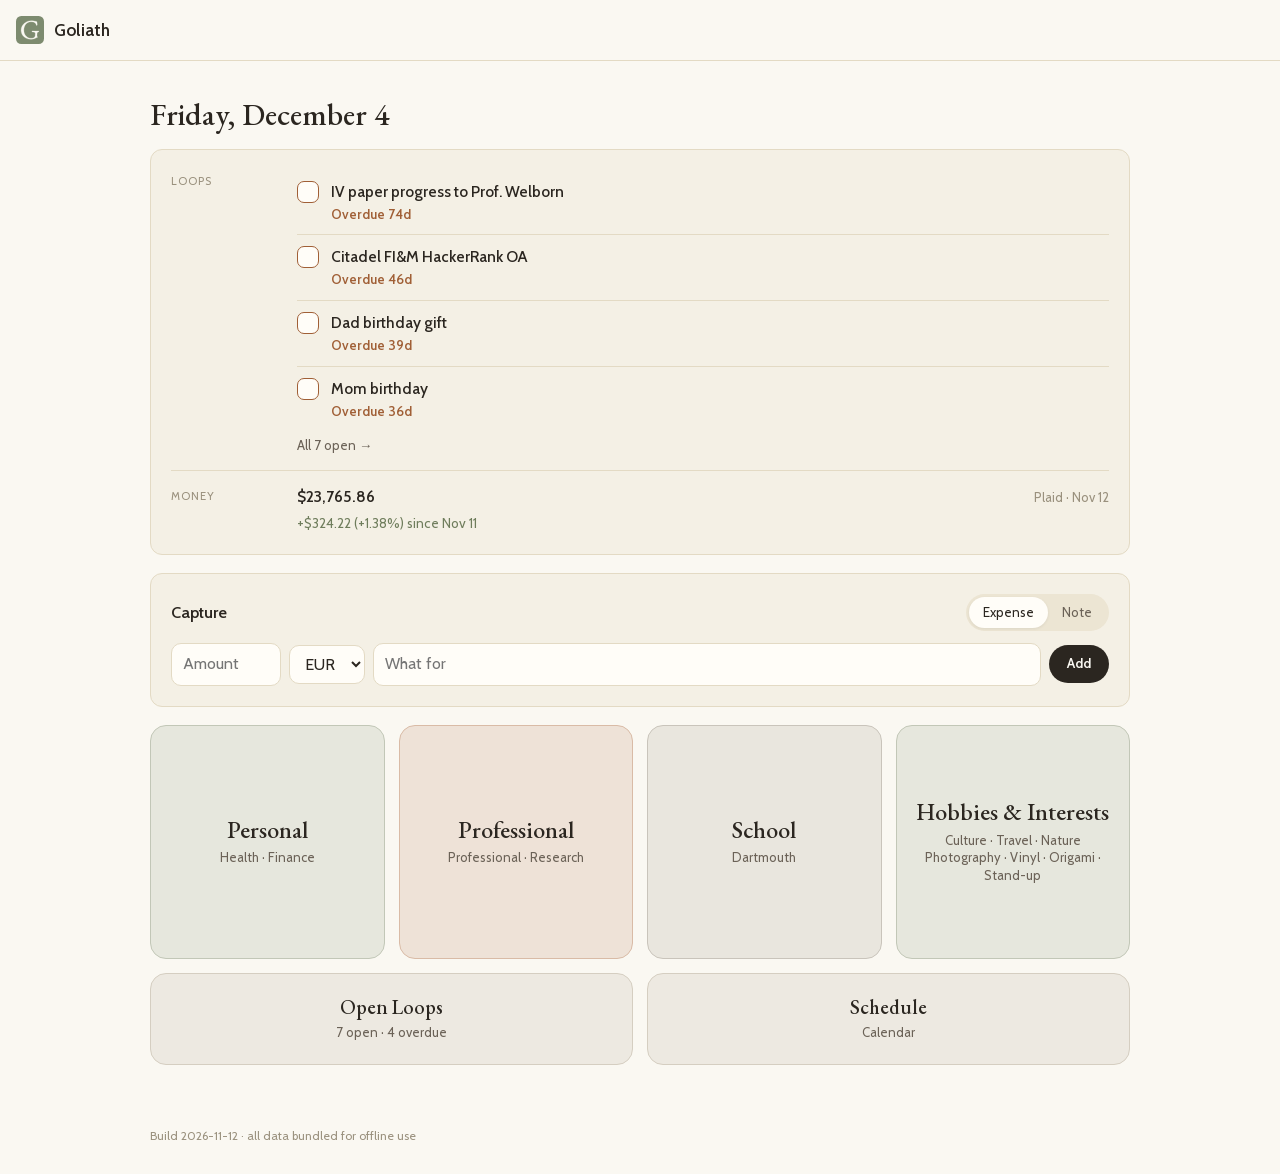
<file: index.html>
<!doctype html>
<html lang="en">
  <head>
    <meta charset="UTF-8" />
    <meta name="viewport" content="width=device-width, initial-scale=1, viewport-fit=cover" />
    <title>Goliath</title>
    <meta name="description" content="Goliath — personal, local-first life dashboard" />
    <meta name="theme-color" content="#faf8f2" />
    <meta name="color-scheme" content="light" />
    <meta name="apple-mobile-web-app-capable" content="yes" />
    <meta name="mobile-web-app-capable" content="yes" />
    <meta name="apple-mobile-web-app-title" content="Goliath" />
    <meta name="apple-mobile-web-app-status-bar-style" content="black-translucent" />
    <link rel="icon" href="/icons/favicon.svg" type="image/svg+xml" />
    <link rel="apple-touch-icon" href="/icons/apple-touch-icon.png" />
    <script type="module" crossorigin src="/assets/index-KRemk5mm.js"></script>
    <link rel="stylesheet" crossorigin href="/assets/index-AA7JRFkn.css">
  <link rel="manifest" href="/manifest.webmanifest"><script id="vite-plugin-pwa:register-sw" src="/registerSW.js"></script></head>
  <body>
    <div class="app">
      <header class="topbar">
        <a class="brand" href="#/"><img src="/icons/favicon.svg" alt="" width="28" height="28" /><span>Goliath</span></a>
        <button id="burger" class="burger" type="button" aria-label="Menu" aria-expanded="false" aria-controls="menu"><span></span><span></span><span></span></button>
      </header>
      <nav id="menu" class="menu" hidden aria-label="Menu"></nav>
      <main id="main" class="main" tabindex="-1"></main>
    </div>
    <footer class="foot"><span id="build"></span></footer>
  </body>
</html>
</file>
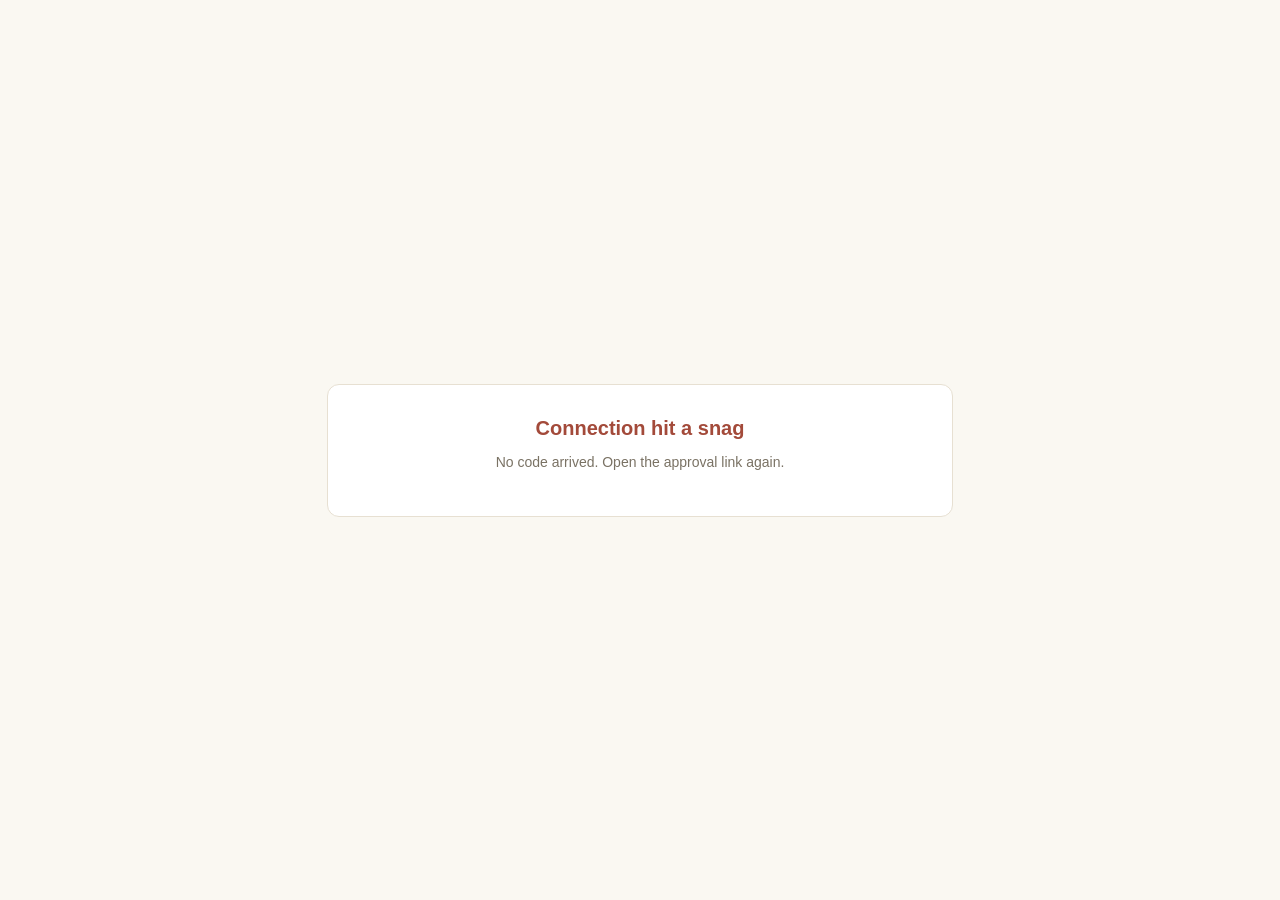
<file: spotify-callback.html>
<!doctype html>
<html lang="en">
<head>
<meta charset="UTF-8" />
<meta name="viewport" content="width=device-width, initial-scale=1" />
<title>Spotify connected — Goliath</title>
<style>
  body { font-family: -apple-system, "Segoe UI", sans-serif; background: #faf8f2; color: #2b2620;
         display: flex; align-items: center; justify-content: center; min-height: 100vh; margin: 0; }
  .card { background: #fff; border: 1px solid #e7e0d2; border-radius: 12px; padding: 32px;
          max-width: 560px; width: calc(100% - 48px); text-align: center; }
  h1 { font-size: 20px; margin: 0 0 8px; }
  p { color: #7a7264; font-size: 14px; }
  code { display: block; background: #f4f0e6; border-radius: 8px; padding: 16px; margin: 16px 0;
         word-break: break-all; font-size: 13px; user-select: all; }
  button { background: #5c6f58; color: #fff; border: 0; border-radius: 8px; padding: 10px 20px;
           font-size: 14px; cursor: pointer; }
  .err { color: #a34a3a; }
</style>
</head>
<body>
<div class="card" id="card"><h1>Finishing Spotify connection…</h1><p>Exchanging the code, one moment.</p></div>
<script>
(function () {
  var CLIENT_ID = 'd526b450e6bb4be399f0010754055813';
  var REDIRECT_URI = 'https://zukermax.github.io/spotify-callback';
  var LS = 'goliath.spotify.tokens';
  var card = document.getElementById('card');
  var q = new URLSearchParams(location.search);
  var code = q.get('code'), state = q.get('state'), err = q.get('error');

  function fail(msg, showCode) {
    card.innerHTML = '<h1 class="err">Connection hit a snag</h1><p>' + msg + '</p>' +
      (showCode ? '<p>Copy this code, switch back to the Goliath app, and paste it in the Spotify Connect box:</p><code id="c"></code>' +
       '<button id="b">Copy code</button>' : '');
    if (showCode) {
      document.getElementById('c').textContent = code;
      document.getElementById('b').onclick = function () {
        navigator.clipboard.writeText(code);
        document.getElementById('b').textContent = 'Copied';
      };
    }
  }

  if (err) { fail('Spotify said: ' + err.replace(/</g, '&lt;')); return; }
  if (!code) { fail('No code arrived. Open the approval link again.'); return; }

  // Verifier lives in localStorage now (survives a new-tab return) with a
  // sessionStorage fallback for logins started before that change.
  function stored(k) {
    try { var v = localStorage.getItem(k); if (v) return v; } catch (e) {}
    try { return sessionStorage.getItem(k); } catch (e) { return null; }
  }
  var verifier = stored('goliath.spk.verifier');
  var savedState = stored('goliath.spk.state');
  if (!verifier || state !== savedState) {
    // Different browser/tab than the one that started login — fall back to manual code.
    fail('This browser did not start the login. Copy the code below, switch back to the Goliath app, and paste it in the Spotify Connect box.', true);
    return;
  }

  fetch('https://accounts.spotify.com/api/token', {
    method: 'POST',
    headers: { 'Content-Type': 'application/x-www-form-urlencoded' },
    body: new URLSearchParams({
      grant_type: 'authorization_code', code: code, redirect_uri: REDIRECT_URI,
      client_id: CLIENT_ID, code_verifier: verifier,
    }),
  }).then(function (r) {
    if (!r.ok) throw new Error('exchange ' + r.status);
    return r.json();
  }).then(function (t) {
    localStorage.setItem(LS, JSON.stringify({
      access_token: t.access_token, refresh_token: t.refresh_token,
      expires_at: Date.now() + t.expires_in * 1000,
    }));
    try { localStorage.removeItem('goliath.spk.verifier'); localStorage.removeItem('goliath.spk.state'); } catch (e) {}
    sessionStorage.removeItem('goliath.spk.verifier');
    sessionStorage.removeItem('goliath.spk.state');
    card.innerHTML = '<h1>Spotify connected</h1><p>Taking you back to your music…</p>';
    setTimeout(function () { location.href = '/#/culture/music'; }, 900);
  }).catch(function () {
    fail('The token exchange failed in this browser.', true);
  });
})();
</script>
</body>
</html>
</file>
<file: assets/index-AA7JRFkn.css>
@font-face{font-family:Cabin;font-style:normal;font-weight:400;font-display:swap;src:url(/fonts/cabin-0.woff2)format("woff2");unicode-range:U+102-103,U+110-111,U+128-129,U+168-169,U+1A0-1A1,U+1AF-1B0,U+300-301,U+303-304,U+308-309,U+323,U+329,U+1EA0-1EF9,U+20AB}@font-face{font-family:Cabin;font-style:normal;font-weight:400;font-display:swap;src:url(/fonts/cabin-1.woff2)format("woff2");unicode-range:U+100-2BA,U+2BD-2C5,U+2C7-2CC,U+2CE-2D7,U+2DD-2FF,U+304,U+308,U+329,U+1D00-1DBF,U+1E00-1E9F,U+1EF2-1EFF,U+2020,U+20A0-20AB,U+20AD-20C4,U+2113,U+2C60-2C7F,U+A720-A7FF}@font-face{font-family:Cabin;font-style:normal;font-weight:400;font-display:swap;src:url(/fonts/cabin-2.woff2)format("woff2");unicode-range:U+??,U+131,U+152-153,U+2BB-2BC,U+2C6,U+2DA,U+2DC,U+304,U+308,U+329,U+2000-206F,U+20AC,U+2122,U+2191,U+2193,U+2212,U+2215,U+FEFF,U+FFFD}@font-face{font-family:Cabin;font-style:normal;font-weight:500;font-display:swap;src:url(/fonts/cabin-3.woff2)format("woff2");unicode-range:U+102-103,U+110-111,U+128-129,U+168-169,U+1A0-1A1,U+1AF-1B0,U+300-301,U+303-304,U+308-309,U+323,U+329,U+1EA0-1EF9,U+20AB}@font-face{font-family:Cabin;font-style:normal;font-weight:500;font-display:swap;src:url(/fonts/cabin-4.woff2)format("woff2");unicode-range:U+100-2BA,U+2BD-2C5,U+2C7-2CC,U+2CE-2D7,U+2DD-2FF,U+304,U+308,U+329,U+1D00-1DBF,U+1E00-1E9F,U+1EF2-1EFF,U+2020,U+20A0-20AB,U+20AD-20C4,U+2113,U+2C60-2C7F,U+A720-A7FF}@font-face{font-family:Cabin;font-style:normal;font-weight:500;font-display:swap;src:url(/fonts/cabin-5.woff2)format("woff2");unicode-range:U+??,U+131,U+152-153,U+2BB-2BC,U+2C6,U+2DA,U+2DC,U+304,U+308,U+329,U+2000-206F,U+20AC,U+2122,U+2191,U+2193,U+2212,U+2215,U+FEFF,U+FFFD}@font-face{font-family:Cabin;font-style:normal;font-weight:600;font-display:swap;src:url(/fonts/cabin-6.woff2)format("woff2");unicode-range:U+102-103,U+110-111,U+128-129,U+168-169,U+1A0-1A1,U+1AF-1B0,U+300-301,U+303-304,U+308-309,U+323,U+329,U+1EA0-1EF9,U+20AB}@font-face{font-family:Cabin;font-style:normal;font-weight:600;font-display:swap;src:url(/fonts/cabin-7.woff2)format("woff2");unicode-range:U+100-2BA,U+2BD-2C5,U+2C7-2CC,U+2CE-2D7,U+2DD-2FF,U+304,U+308,U+329,U+1D00-1DBF,U+1E00-1E9F,U+1EF2-1EFF,U+2020,U+20A0-20AB,U+20AD-20C4,U+2113,U+2C60-2C7F,U+A720-A7FF}@font-face{font-family:Cabin;font-style:normal;font-weight:600;font-display:swap;src:url(/fonts/cabin-8.woff2)format("woff2");unicode-range:U+??,U+131,U+152-153,U+2BB-2BC,U+2C6,U+2DA,U+2DC,U+304,U+308,U+329,U+2000-206F,U+20AC,U+2122,U+2191,U+2193,U+2212,U+2215,U+FEFF,U+FFFD}@font-face{font-family:Cabin;font-style:normal;font-weight:700;font-display:swap;src:url(/fonts/cabin-9.woff2)format("woff2");unicode-range:U+102-103,U+110-111,U+128-129,U+168-169,U+1A0-1A1,U+1AF-1B0,U+300-301,U+303-304,U+308-309,U+323,U+329,U+1EA0-1EF9,U+20AB}@font-face{font-family:Cabin;font-style:normal;font-weight:700;font-display:swap;src:url(/fonts/cabin-10.woff2)format("woff2");unicode-range:U+100-2BA,U+2BD-2C5,U+2C7-2CC,U+2CE-2D7,U+2DD-2FF,U+304,U+308,U+329,U+1D00-1DBF,U+1E00-1E9F,U+1EF2-1EFF,U+2020,U+20A0-20AB,U+20AD-20C4,U+2113,U+2C60-2C7F,U+A720-A7FF}@font-face{font-family:Cabin;font-style:normal;font-weight:700;font-display:swap;src:url(/fonts/cabin-11.woff2)format("woff2");unicode-range:U+??,U+131,U+152-153,U+2BB-2BC,U+2C6,U+2DA,U+2DC,U+304,U+308,U+329,U+2000-206F,U+20AC,U+2122,U+2191,U+2193,U+2212,U+2215,U+FEFF,U+FFFD}@font-face{font-family:EB Garamond;font-style:italic;font-weight:400;font-display:swap;src:url(/fonts/garamond-0.woff2)format("woff2");unicode-range:U+460-52F,U+1C80-1C8A,U+20B4,U+2DE0-2DFF,U+A640-A69F,U+FE2E-FE2F}@font-face{font-family:EB Garamond;font-style:italic;font-weight:400;font-display:swap;src:url(/fonts/garamond-1.woff2)format("woff2");unicode-range:U+301,U+400-45F,U+490-491,U+4B0-4B1,U+2116}@font-face{font-family:EB Garamond;font-style:italic;font-weight:400;font-display:swap;src:url(/fonts/garamond-2.woff2)format("woff2");unicode-range:U+1F??}@font-face{font-family:EB Garamond;font-style:italic;font-weight:400;font-display:swap;src:url(/fonts/garamond-3.woff2)format("woff2");unicode-range:U+370-377,U+37A-37F,U+384-38A,U+38C,U+38E-3A1,U+3A3-3FF}@font-face{font-family:EB Garamond;font-style:italic;font-weight:400;font-display:swap;src:url(/fonts/garamond-4.woff2)format("woff2");unicode-range:U+102-103,U+110-111,U+128-129,U+168-169,U+1A0-1A1,U+1AF-1B0,U+300-301,U+303-304,U+308-309,U+323,U+329,U+1EA0-1EF9,U+20AB}@font-face{font-family:EB Garamond;font-style:italic;font-weight:400;font-display:swap;src:url(/fonts/garamond-5.woff2)format("woff2");unicode-range:U+100-2BA,U+2BD-2C5,U+2C7-2CC,U+2CE-2D7,U+2DD-2FF,U+304,U+308,U+329,U+1D00-1DBF,U+1E00-1E9F,U+1EF2-1EFF,U+2020,U+20A0-20AB,U+20AD-20C4,U+2113,U+2C60-2C7F,U+A720-A7FF}@font-face{font-family:EB Garamond;font-style:italic;font-weight:400;font-display:swap;src:url(/fonts/garamond-6.woff2)format("woff2");unicode-range:U+??,U+131,U+152-153,U+2BB-2BC,U+2C6,U+2DA,U+2DC,U+304,U+308,U+329,U+2000-206F,U+20AC,U+2122,U+2191,U+2193,U+2212,U+2215,U+FEFF,U+FFFD}@font-face{font-family:EB Garamond;font-style:normal;font-weight:400;font-display:swap;src:url(/fonts/garamond-7.woff2)format("woff2");unicode-range:U+460-52F,U+1C80-1C8A,U+20B4,U+2DE0-2DFF,U+A640-A69F,U+FE2E-FE2F}@font-face{font-family:EB Garamond;font-style:normal;font-weight:400;font-display:swap;src:url(/fonts/garamond-8.woff2)format("woff2");unicode-range:U+301,U+400-45F,U+490-491,U+4B0-4B1,U+2116}@font-face{font-family:EB Garamond;font-style:normal;font-weight:400;font-display:swap;src:url(/fonts/garamond-9.woff2)format("woff2");unicode-range:U+1F??}@font-face{font-family:EB Garamond;font-style:normal;font-weight:400;font-display:swap;src:url(/fonts/garamond-10.woff2)format("woff2");unicode-range:U+370-377,U+37A-37F,U+384-38A,U+38C,U+38E-3A1,U+3A3-3FF}@font-face{font-family:EB Garamond;font-style:normal;font-weight:400;font-display:swap;src:url(/fonts/garamond-11.woff2)format("woff2");unicode-range:U+102-103,U+110-111,U+128-129,U+168-169,U+1A0-1A1,U+1AF-1B0,U+300-301,U+303-304,U+308-309,U+323,U+329,U+1EA0-1EF9,U+20AB}@font-face{font-family:EB Garamond;font-style:normal;font-weight:400;font-display:swap;src:url(/fonts/garamond-12.woff2)format("woff2");unicode-range:U+100-2BA,U+2BD-2C5,U+2C7-2CC,U+2CE-2D7,U+2DD-2FF,U+304,U+308,U+329,U+1D00-1DBF,U+1E00-1E9F,U+1EF2-1EFF,U+2020,U+20A0-20AB,U+20AD-20C4,U+2113,U+2C60-2C7F,U+A720-A7FF}@font-face{font-family:EB Garamond;font-style:normal;font-weight:400;font-display:swap;src:url(/fonts/garamond-13.woff2)format("woff2");unicode-range:U+??,U+131,U+152-153,U+2BB-2BC,U+2C6,U+2DA,U+2DC,U+304,U+308,U+329,U+2000-206F,U+20AC,U+2122,U+2191,U+2193,U+2212,U+2215,U+FEFF,U+FFFD}@font-face{font-family:EB Garamond;font-style:normal;font-weight:500;font-display:swap;src:url(/fonts/garamond-14.woff2)format("woff2");unicode-range:U+460-52F,U+1C80-1C8A,U+20B4,U+2DE0-2DFF,U+A640-A69F,U+FE2E-FE2F}@font-face{font-family:EB Garamond;font-style:normal;font-weight:500;font-display:swap;src:url(/fonts/garamond-15.woff2)format("woff2");unicode-range:U+301,U+400-45F,U+490-491,U+4B0-4B1,U+2116}@font-face{font-family:EB Garamond;font-style:normal;font-weight:500;font-display:swap;src:url(/fonts/garamond-16.woff2)format("woff2");unicode-range:U+1F??}@font-face{font-family:EB Garamond;font-style:normal;font-weight:500;font-display:swap;src:url(/fonts/garamond-17.woff2)format("woff2");unicode-range:U+370-377,U+37A-37F,U+384-38A,U+38C,U+38E-3A1,U+3A3-3FF}@font-face{font-family:EB Garamond;font-style:normal;font-weight:500;font-display:swap;src:url(/fonts/garamond-18.woff2)format("woff2");unicode-range:U+102-103,U+110-111,U+128-129,U+168-169,U+1A0-1A1,U+1AF-1B0,U+300-301,U+303-304,U+308-309,U+323,U+329,U+1EA0-1EF9,U+20AB}@font-face{font-family:EB Garamond;font-style:normal;font-weight:500;font-display:swap;src:url(/fonts/garamond-19.woff2)format("woff2");unicode-range:U+100-2BA,U+2BD-2C5,U+2C7-2CC,U+2CE-2D7,U+2DD-2FF,U+304,U+308,U+329,U+1D00-1DBF,U+1E00-1E9F,U+1EF2-1EFF,U+2020,U+20A0-20AB,U+20AD-20C4,U+2113,U+2C60-2C7F,U+A720-A7FF}@font-face{font-family:EB Garamond;font-style:normal;font-weight:500;font-display:swap;src:url(/fonts/garamond-20.woff2)format("woff2");unicode-range:U+??,U+131,U+152-153,U+2BB-2BC,U+2C6,U+2DA,U+2DC,U+304,U+308,U+329,U+2000-206F,U+20AC,U+2122,U+2191,U+2193,U+2212,U+2215,U+FEFF,U+FFFD}@font-face{font-family:EB Garamond;font-style:normal;font-weight:600;font-display:swap;src:url(/fonts/garamond-21.woff2)format("woff2");unicode-range:U+460-52F,U+1C80-1C8A,U+20B4,U+2DE0-2DFF,U+A640-A69F,U+FE2E-FE2F}@font-face{font-family:EB Garamond;font-style:normal;font-weight:600;font-display:swap;src:url(/fonts/garamond-22.woff2)format("woff2");unicode-range:U+301,U+400-45F,U+490-491,U+4B0-4B1,U+2116}@font-face{font-family:EB Garamond;font-style:normal;font-weight:600;font-display:swap;src:url(/fonts/garamond-23.woff2)format("woff2");unicode-range:U+1F??}@font-face{font-family:EB Garamond;font-style:normal;font-weight:600;font-display:swap;src:url(/fonts/garamond-24.woff2)format("woff2");unicode-range:U+370-377,U+37A-37F,U+384-38A,U+38C,U+38E-3A1,U+3A3-3FF}@font-face{font-family:EB Garamond;font-style:normal;font-weight:600;font-display:swap;src:url(/fonts/garamond-25.woff2)format("woff2");unicode-range:U+102-103,U+110-111,U+128-129,U+168-169,U+1A0-1A1,U+1AF-1B0,U+300-301,U+303-304,U+308-309,U+323,U+329,U+1EA0-1EF9,U+20AB}@font-face{font-family:EB Garamond;font-style:normal;font-weight:600;font-display:swap;src:url(/fonts/garamond-26.woff2)format("woff2");unicode-range:U+100-2BA,U+2BD-2C5,U+2C7-2CC,U+2CE-2D7,U+2DD-2FF,U+304,U+308,U+329,U+1D00-1DBF,U+1E00-1E9F,U+1EF2-1EFF,U+2020,U+20A0-20AB,U+20AD-20C4,U+2113,U+2C60-2C7F,U+A720-A7FF}@font-face{font-family:EB Garamond;font-style:normal;font-weight:600;font-display:swap;src:url(/fonts/garamond-27.woff2)format("woff2");unicode-range:U+??,U+131,U+152-153,U+2BB-2BC,U+2C6,U+2DA,U+2DC,U+304,U+308,U+329,U+2000-206F,U+20AC,U+2122,U+2191,U+2193,U+2212,U+2215,U+FEFF,U+FFFD}:root{--lightningcss-light:initial;--lightningcss-dark: ;color-scheme:light;--bg:#faf8f2;--surface-1:#f4f0e5;--surface-2:#ece5d3;--line:#e3dac4;--text-primary:#2b2620;--text-secondary:#6b6257;--text-muted:#9a917e;--accent:#a05f36;--series-1:#7d8b6f;--series-2:#b0714a;--good:#6f7d5c;--warning:#b0714a;--b-personal:#7d8b6f;--b-professional:#b0714a;--b-academic:#8d8577;--b-practical:#6f7d5c;--b-cross-context:#a89a86;--radius:12px;--pad:20px;-webkit-text-size-adjust:100%;font-family:Cabin,-apple-system,BlinkMacSystemFont,Segoe UI,Roboto,Helvetica Neue,Arial,sans-serif;font-size:15.5px;line-height:1.55}*{box-sizing:border-box}html,body{background:var(--bg);color:var(--text-primary);margin:0}body{min-height:100vh;overflow-x:hidden}a{color:var(--accent);text-decoration:none}a:hover{text-decoration:underline}h1,h2,h3{letter-spacing:0;margin:0}h1{font-family:EB Garamond,Georgia,Times New Roman,serif;font-size:2rem;font-weight:500;line-height:1.15}h2{color:var(--text-primary);margin-bottom:12px;font-size:1.05rem;font-weight:600}h3{margin-bottom:10px;font-size:.98rem;font-weight:600}.muted{color:var(--text-muted)}.small{font-size:.86rem}button{font:inherit}.app{display:block}.topbar{z-index:10;background:color-mix(in srgb, var(--bg) 90%, transparent);-webkit-backdrop-filter:blur(10px);border-bottom:1px solid var(--line);padding:calc(env(safe-area-inset-top) + 10px) 16px 10px;justify-content:space-between;align-items:center;display:flex;position:sticky;top:0}.brand{color:var(--text-primary);letter-spacing:.01em;align-items:center;gap:10px;font-size:1.1rem;font-weight:600;display:flex}.brand:hover{text-decoration:none}.burger{cursor:pointer;background:0 0;border:0;border-radius:10px;flex-direction:column;justify-content:center;gap:5px;width:40px;height:40px;padding:0 9px;display:flex}.burger:hover{background:var(--surface-1)}.burger span{background:var(--text-primary);border-radius:1px;height:2px;display:block}.burger:active{transform:scale(.96)}.menu{top:calc(env(safe-area-inset-top) + 60px);z-index:20;border:1px solid var(--line);background:#fffdf8;border-radius:14px;width:min(300px,100vw - 24px);max-height:calc(100dvh - 90px);padding:10px 0;position:fixed;right:12px;overflow-y:auto;box-shadow:0 12px 32px #2b262024}.menu-group+.menu-group{border-top:1px solid var(--line);margin-top:6px;padding-top:6px}.menu-title{color:var(--text-muted);text-transform:uppercase;letter-spacing:.08em;padding:8px 18px 4px;font-size:.72rem}.menu-link{color:var(--text-primary);padding:9px 18px;font-size:.97rem;display:block}.menu-link:hover{background:var(--surface-1);text-decoration:none}.tiles{grid-template-columns:1fr 1fr;gap:14px;margin-bottom:14px;display:grid}.tile{aspect-ratio:1;text-align:center;background:color-mix(in srgb, var(--b,var(--text-muted)) 16%, var(--bg));border:1px solid color-mix(in srgb, var(--b,var(--text-muted)) 45%, var(--bg));color:var(--text-primary);border-radius:16px;flex-direction:column;justify-content:center;align-items:center;gap:6px;padding:18px;display:flex}.tile:hover{border-color:var(--b,#d3c8ac);text-decoration:none}.tile:active{transform:scale(.98)}.tile-label{font-family:EB Garamond,Georgia,serif;font-size:1.55rem;font-weight:500;line-height:1.1}.tile-sub{color:var(--text-secondary);font-size:.84rem;line-height:1.35}.tile-wide{aspect-ratio:auto;grid-column:1/-1}.tile-wide .tile-label{font-size:1.3rem}.backlink{margin:0 0 14px;font-size:.92rem}.backlink a{color:var(--text-secondary)}.main{outline:none;max-width:1060px;margin-inline:auto;padding:22px 16px 32px}.foot{padding:10px 18px calc(env(safe-area-inset-bottom) + 20px);max-width:1060px;color:var(--text-muted);margin-inline:auto;font-size:.78rem}@media (width>=900px){.tiles{grid-template-columns:repeat(4,1fr)}.main{padding:36px 40px 48px}.foot{max-width:1060px;margin-inline:auto;padding:0 40px 28px}}.section-head{margin-bottom:22px}.title-row{flex-wrap:wrap;align-items:center;gap:12px;display:flex}.badge{border:1px solid var(--line);color:var(--text-secondary);background:var(--surface-1);border-radius:999px;align-items:center;gap:7px;padding:3px 11px 3px 8px;font-size:.76rem;font-weight:500;display:inline-flex}.badge i{border-radius:50%;width:8px;height:8px;display:inline-block}.b-personal{--b:var(--b-personal)}.b-professional{--b:var(--b-professional)}.b-academic{--b:var(--b-academic)}.b-practical{--b:var(--b-practical)}.b-cross-context{--b:var(--b-cross-context)}.badge i,.dot{background:var(--b,var(--text-muted))}.card{background:var(--surface-1);border:1px solid var(--line);border-radius:var(--radius);padding:var(--pad);min-width:0;margin-bottom:18px}.subcard{background:var(--surface-2);border-radius:10px;min-width:0;padding:16px}.grid2{grid-template-columns:1fr;gap:14px;margin-bottom:10px;display:grid}@media (width>=700px){.grid2{grid-template-columns:1fr 1fr}}.stats{grid-template-columns:repeat(auto-fit,minmax(130px,1fr));gap:14px 18px;display:grid}.stat-value{font-variant-numeric:tabular-nums;font-size:1.25rem;font-weight:600}.stat-label{color:var(--text-muted);margin-top:2px;font-size:.8rem}.hero{margin-bottom:18px}.hero-value{letter-spacing:0;font-variant-numeric:tabular-nums;font-family:EB Garamond,Georgia,serif;font-size:2.6rem;font-weight:500;line-height:1.1}.note{color:var(--text-secondary);background:var(--surface-2);border-left:3px solid #cfc3a6;border-radius:10px;margin-bottom:16px;padding:12px 16px;font-size:.9rem}.card .note:last-child{margin-bottom:0}.note-warn{border-left-color:var(--warning)}.note-muted{color:var(--text-muted)}.empty{text-align:center;padding:36px 16px}.empty-mark{color:var(--text-muted);margin-bottom:8px;font-size:2rem}.empty h2{margin-bottom:8px}.empty p{color:var(--text-muted);max-width:440px;margin:0 auto;font-size:.92rem}.list{margin:0;padding:0;list-style:none}.list>li{border-top:1px solid var(--line)}.list>li:first-child{border-top:0}.row{align-items:baseline;gap:10px;min-width:0;padding:9px 0;display:flex}.row.media-row{align-items:center}.row.clickable{cursor:pointer}.row.clickable:hover{background:var(--surface-2);border-radius:8px}.row .r-main{overflow-wrap:anywhere;flex:auto;min-width:0}.row .r-meta,.rec-top .r-meta{overflow-wrap:anywhere;max-width:45%;color:var(--text-muted);font-variant-numeric:tabular-nums;text-align:right;flex:0 auto;font-size:.84rem}.list.cols{columns:1;column-gap:28px}.list.cols>li{break-inside:avoid}@media (width>=700px){.list.cols{columns:2}}.session details{width:100%}.session summary{cursor:pointer;flex-wrap:wrap;align-items:baseline;gap:2px 12px;list-style:none;display:flex}.session summary::-webkit-details-marker{display:none}.session .r-date{color:var(--text-muted);flex:0 0 92px;font-size:.86rem}.session .r-main{flex:120px}.session .r-meta{text-align:left;flex:100%;max-width:none;padding-left:104px}@media (width>=700px){.session .r-meta{text-align:right;flex:none;padding-left:0}}.session p{margin:8px 0 0}.chip{background:var(--surface-2);color:var(--text-secondary);border:1px solid var(--line);white-space:nowrap;border-radius:999px;margin-right:5px;padding:2px 9px;font-size:.74rem;display:inline-block}.row>.chip{flex:none}.chip.ok{color:#5a6b4c;border-color:#c9d2b8}.chip.dim{color:var(--text-muted);border-style:dashed}.more{background:var(--surface-2);color:var(--text-secondary);border:1px solid var(--line);cursor:pointer;border-radius:10px;margin-top:12px;padding:9px 16px}.more:hover{color:var(--text-primary);border-color:#d3c8ac}.filter-row{align-items:center;gap:12px;margin-bottom:10px;display:flex}.filter{border:1px solid var(--line);min-width:0;color:var(--text-primary);font:inherit;background:#fffdf8;border-radius:10px;flex:1;padding:10px 14px;font-size:16px}.subnav{scrollbar-width:none;gap:6px;margin-bottom:16px;display:flex;overflow-x:auto}.subnav a{color:var(--text-secondary);white-space:nowrap;border-radius:10px;padding:8px 16px}.subnav a.on{background:var(--surface-2);color:var(--text-primary)}.subnav a:hover{text-decoration:none}.record{padding:11px 0}.rec-top{align-items:baseline;gap:10px;display:flex}.rec-top .r-main{flex:1;min-width:0}.kv{grid-template-columns:max-content 1fr;gap:3px 12px;margin:8px 0 0;font-size:.84rem;display:grid}.kv dt{color:var(--text-muted);text-transform:capitalize}.kv dd{color:var(--text-secondary);overflow-wrap:anywhere;margin:0}.table{border-collapse:collapse;font-variant-numeric:tabular-nums;table-layout:auto;width:100%;font-size:.9rem}.table th{text-align:left;color:var(--text-muted);border-bottom:1px solid var(--line);padding:8px;font-size:.76rem;font-weight:600}.table td{border-bottom:1px solid var(--line);vertical-align:top;padding:9px 8px}.table tr:last-child td{border-bottom:0}.table .num{text-align:right;white-space:nowrap}.table td:first-child,.table th:first-child{padding-left:0}.table td:last-child,.table th:last-child{padding-right:0}.ellip{white-space:nowrap;text-overflow:ellipsis;max-width:46vw;overflow:hidden}.hide-sm{display:none}@media (width>=700px){.hide-sm{display:table-cell}.show-sm{display:none}}details>summary{cursor:pointer;color:var(--text-secondary);margin-top:10px;font-size:.86rem}details[open]>.table{margin-top:8px}.acct-head{justify-content:space-between;align-items:flex-start;gap:12px;margin-bottom:10px;display:flex}.acct-head h2{margin-bottom:2px}.acct-bal{font-variant-numeric:tabular-nums;white-space:nowrap;font-size:1.15rem;font-weight:600}.barlist{gap:9px;margin:0;padding:0;list-style:none;display:grid}.barlist li{grid-template-columns:minmax(0,1fr) 70px;grid-template-areas:"label value""track track";align-items:center;gap:4px 10px;display:grid}.bl-label{overflow-wrap:anywhere;grid-area:label;font-size:.88rem}.bl-sub{color:var(--text-muted);white-space:nowrap;margin-left:8px;font-size:.76rem}.bl-label .chip{margin-left:8px}.bl-value{text-align:right;color:var(--text-secondary);font-variant-numeric:tabular-nums;grid-area:value;font-size:.84rem}.bl-track{background:var(--surface-2);border-radius:4px;grid-area:track;height:7px;overflow:hidden}.bl-fill{background:var(--series-1);border-radius:0 4px 4px 0;height:100%;display:block}@media (width>=700px){.barlist li{grid-template-columns:minmax(160px,34%) 1fr 76px;grid-template-areas:"label track value"}}.chart{width:100%;position:relative;overflow:hidden}.colchart{touch-action:pan-y;display:block}.worldmap{width:100%;height:auto;display:block}.colchart .bar{fill:var(--series-1)}.colchart .hit{fill:#0000}.colchart .hit.on{fill:#2b26200d}.colchart .grid{stroke:var(--line);stroke-width:1px}.colchart .axis{stroke:#cfc3a6;stroke-width:1px}.colchart .tick{fill:var(--text-muted);font-variant-numeric:tabular-nums;font-size:11px}.tooltip{pointer-events:none;white-space:nowrap;color:var(--text-primary);border:1px solid var(--line);background:#fffdf8;border-radius:8px;padding:5px 10px;font-size:.8rem;position:absolute;top:0;transform:translate(-50%);box-shadow:0 2px 8px #2b262014}.timeline{margin:0;padding:0;list-style:none}.tl-item{border-top:1px solid var(--line);grid-template-columns:60px minmax(0,1fr);gap:12px;padding:10px 0;display:grid}.tl-item:first-child{border-top:0}.tl-date{color:var(--text-muted);font-variant-numeric:tabular-nums;padding-top:1px;font-size:.84rem}.tl-route{font-variant-numeric:tabular-nums}.tl-note{overflow-wrap:anywhere;margin-top:3px}.tl-item.upcoming .tl-date{color:var(--accent)}.stats+.note,.stats+p{margin-top:14px}.sync-row{flex-wrap:wrap;align-items:center;gap:12px;display:flex}.sync-btn{background:var(--text-primary);color:var(--bg);cursor:pointer;border:0;border-radius:999px;padding:8px 18px;font-size:.9rem;font-weight:600}.sync-btn:hover{opacity:.88}.sync-btn:disabled{opacity:.5;cursor:default}@keyframes pageEnter{0%{opacity:0;translate:0 10px}to{opacity:1;translate:none}}.main.page-enter{animation:.32s pageEnter}html.motion .card{opacity:0;translate:0 10px}html.motion .card.in{opacity:1;transition:opacity .35s,translate .35s;transition-delay:calc(min(var(--i,0), 8) * 45ms);translate:none}html.motion .card .bl-fill{transform-origin:0;transform:scaleX(0)}html.motion .card.in .bl-fill{transition:transform .45s;transition-delay:calc(min(var(--i,0), 12) * 40ms);transform:scaleX(1)}html.motion .colchart .bar{transform-origin:bottom;transform-box:fill-box;transform:scaleY(0)}html.motion .card.in .colchart .bar{transition:transform .5s;transition-delay:calc(min(var(--i,0), 12) * 25ms);transform:none}html.motion .draw-svg{opacity:0;transition:opacity .5s,transform .5s;transform:scale(.985)}html.motion .card.in .draw-svg{opacity:1;transform:none}.card .route-arc{transition:stroke-dashoffset .8s;transition-delay:calc(min(var(--i,0), 20) * 60ms)}html.motion .card.in .route-arc{stroke-dashoffset:0!important}@keyframes dotPulse{0%{opacity:.9;transform:scale(1)}50%{opacity:.4;transform:scale(1.6)}to{opacity:.9;transform:scale(1)}}html.motion .card.in .pulse-dot{transform-box:fill-box;transform-origin:50%;animation:.9s 2 dotPulse}.card .sparkline-draw{transition:stroke-dashoffset .9s}html.motion .card.in .sparkline-draw{stroke-dashoffset:0!important}.subnav{position:relative}.subnav-ind{background:var(--accent);opacity:0;pointer-events:none;border-radius:2px;width:0;height:2px;transition:transform .25s,width .25s,opacity .2s;position:absolute;bottom:0;left:0}.modal-backdrop{z-index:50;padding:calc(env(safe-area-inset-top) + 40px) 16px 24px;background:#2b262073;justify-content:center;align-items:flex-start;display:flex;position:fixed;inset:0;overflow-y:auto}.modal-panel{border:1px solid var(--line);background:#fffdf8;border-radius:16px;width:min(560px,100%);padding:24px;position:relative;box-shadow:0 16px 40px #2b262033}.modal-close{background:var(--surface-1);border:1px solid var(--line);cursor:pointer;width:32px;height:32px;color:var(--text-secondary);border-radius:50%;font-size:.85rem;position:absolute;top:12px;right:12px}.detail-title{margin-top:12px;font-family:EB Garamond,Georgia,serif;font-size:1.6rem;font-weight:500;line-height:1.15}.detail-desc{color:var(--text-secondary);margin-top:12px;font-size:.95rem}.detail-desc p{margin:0}.detail-links{flex-wrap:wrap;gap:8px;margin-top:16px;display:flex}.detail-links a{border:1px solid var(--line);background:var(--surface-1);color:var(--text-primary);border-radius:999px;padding:7px 14px;font-size:.88rem}.detail-links a:hover{border-color:#d3c8ac;text-decoration:none}.ct-conn{text-align:left;border:0;border-top:1px solid var(--line);cursor:pointer;width:100%;color:var(--text-primary);font:inherit;background:0 0;padding:8px 0;font-size:.9rem;display:block}.ct-conn:hover{color:var(--accent)}.ct-conn .muted{font-size:.82rem}.sync-btn,.more,.filter{transition:transform .12s}.sync-btn:active,.more:active,.filter:active{transform:scale(.96)}.skel{gap:10px;padding:4px 0;display:grid}.skel-bar{background:linear-gradient(90deg, var(--surface-2) 25%, var(--surface-1) 50%, var(--surface-2) 75%);background-size:200% 100%;border-radius:7px;height:14px;animation:1.2s linear infinite skimmer;display:block}.skel-bar:last-child{width:62%}@keyframes skimmer{to{background-position:-200% 0}}@media (prefers-reduced-motion:reduce){*,:before,:after{transition-duration:.01ms!important;animation-duration:.01ms!important}}.macro-chart{margin:6px 0 2px}.macro-legend{flex-direction:column;gap:6px;margin-top:10px;display:flex}.macro-legend-row{align-items:center;gap:8px;font-size:13px;display:flex}.macro-legend-row .muted{margin-left:auto}.macro-dot{border-radius:999px;flex:none;width:10px;height:10px}.today-head{margin-bottom:16px}.brief{padding-top:6px;padding-bottom:6px}.brief-sec{border-top:1px solid var(--line);grid-template-columns:1fr;gap:4px;padding:14px 0;display:grid}.brief-sec:first-child{border-top:0}.brief-label{text-transform:uppercase;letter-spacing:.08em;color:var(--text-muted);font-size:.72rem}.brief-label a{color:inherit}.brief-body{gap:4px;min-width:0;display:grid}.brief-line{flex-wrap:wrap;justify-content:space-between;align-items:baseline;gap:2px 12px;min-width:0;display:flex}.brief-line>span:first-child{overflow-wrap:anywhere;font-variant-numeric:tabular-nums;min-width:0}.brief-meta{color:var(--text-muted);font-variant-numeric:tabular-nums;font-size:.84rem}.brief-strong{font-weight:600}.brief-delta{color:var(--text-secondary);font-variant-numeric:tabular-nums;font-size:.88rem}.brief-delta.up{color:var(--good)}.brief-delta.down{color:var(--warning)}.brief-more{color:var(--text-secondary);justify-self:start}@media (width>=700px){.brief-sec{grid-template-columns:110px minmax(0,1fr);gap:16px}.brief-label{padding-top:3px}}.tiles-pair .tile-wide{grid-column:auto;padding:22px 14px}@media (width>=900px){.tiles-pair{grid-template-columns:1fr 1fr}}.loop-summary{color:var(--text-secondary);margin:0 0 6px;font-size:.9rem}.loops{margin:0;padding:0;list-style:none}.loop{border-top:1px solid var(--line);align-items:flex-start;gap:12px;padding:10px 0;display:flex}.loops>.loop:first-child{border-top:0}.loop-body{flex:1;min-width:0}.loop-top{flex-wrap:wrap;align-items:baseline;gap:4px 8px;display:flex}.loop-title{overflow-wrap:anywhere;font-weight:500}.loop-due{color:var(--text-muted);font-variant-numeric:tabular-nums}.loop.soon .loop-due{color:var(--text-secondary)}.loop.overdue .loop-due{color:var(--accent);font-weight:600}.loop.done .loop-title{color:var(--text-muted);text-decoration:line-through;-webkit-text-decoration-color:var(--line);text-decoration-color:var(--line)}.loop-check{cursor:pointer;background:#fffdf8;border:1.5px solid #cfc3a6;border-radius:7px;flex:none;place-items:center;width:22px;height:22px;margin-top:1px;padding:0;transition:transform .12s,background .15s;display:grid}.loop-check:hover{border-color:var(--series-1)}.loop-check:active{transform:scale(.9)}.loop-check[aria-checked=true]{background:var(--series-1);border-color:var(--series-1)}.loop-check[aria-checked=true]:after{content:"";border:2px solid #fffdf8;border-width:0 2px 2px 0;width:6px;height:11px;transform:translateY(-1px)rotate(45deg)}.loop.overdue .loop-check{border-color:var(--accent)}.cap-top{justify-content:space-between;align-items:center;gap:12px;margin-bottom:12px;display:flex}.cap-top h2{margin:0}.cap-tabs{background:var(--surface-2);border-radius:999px;padding:3px;display:inline-flex}.cap-tabs button{color:var(--text-secondary);cursor:pointer;background:0 0;border:0;border-radius:999px;padding:5px 14px;font-size:.86rem}.cap-tabs button[aria-selected=true]{color:var(--text-primary);background:#fffdf8;box-shadow:0 1px 3px #2b262014}.cap-form{flex-wrap:wrap;align-items:center;gap:8px;display:flex}.cap-in{border:1px solid var(--line);color:var(--text-primary);font:inherit;background:#fffdf8;border-radius:10px;min-width:0;padding:8px 11px;font-size:16px}.cap-amt{flex:0 110px;width:110px}.cap-cur{flex:none}.cap-text{flex:160px}.cap-in[hidden]{display:none}.cap-head{color:var(--text-secondary);justify-content:space-between;align-items:baseline;gap:10px;margin-top:16px;font-size:.86rem;display:flex}.cap-link{color:var(--accent);cursor:pointer;background:0 0;border:0;padding:0;font-size:.84rem}.cap-row{align-items:center}.cap-del{border:1px solid var(--line);background:var(--surface-2);width:28px;height:28px;color:var(--text-secondary);cursor:pointer;border-radius:50%;flex:none;line-height:1}.cap-del:hover{color:var(--text-primary)}.trip-now{gap:6px;margin-bottom:10px;display:grid}.trip-legs .tl-item.past{opacity:.55}.trip-legs .tl-route .chip{margin-left:6px}.trip-stays{flex-wrap:wrap;gap:6px;margin-top:12px;display:flex}.trip-stays .chip{margin-right:0}.news-dateline{color:var(--text-muted);border-bottom:2px solid var(--text-primary);margin:0 0 4px;padding-bottom:8px;font-size:.82rem}.news-kicker{letter-spacing:.12em;text-transform:uppercase;color:var(--text-secondary);margin:0 0 6px;font-size:.72rem;font-weight:700}.news-head{margin:0 0 8px;font-family:EB Garamond,Georgia,Times New Roman,serif;font-weight:600;line-height:1.15}.news-head a{color:inherit;text-decoration:none}.news-head a:hover{text-decoration:underline}.news-deck{color:var(--text-secondary);margin:0 0 8px;font-size:.92rem;line-height:1.5}.news-meta{color:var(--text-muted);margin:0;font-size:.78rem}.news-lede{border-bottom:1px solid var(--line);margin-bottom:4px;padding:14px 0 16px}.news-lede .news-head{font-size:1.9rem}.news-lede .news-deck{font-size:1.02rem}.news-grid{grid-template-columns:1fr 1fr;column-gap:28px;display:grid}.news-story{border-top:1px solid var(--line);break-inside:avoid;padding:12px 0}.news-story .news-head{font-size:1.18rem}.news-feed{border-bottom:1px solid var(--line);margin-bottom:4px;padding:10px 0 12px}.news-feed-list{gap:8px;margin:8px 0 0;padding:0;list-style:none;display:grid}.news-feed-list li{font-size:.92rem;line-height:1.4}.news-feed-list li a{color:inherit;text-decoration:none}.news-feed-list li a:hover{text-decoration:underline}@media (width<=640px){.news-grid{grid-template-columns:1fr}.news-lede .news-head{font-size:1.55rem}}
</file>
